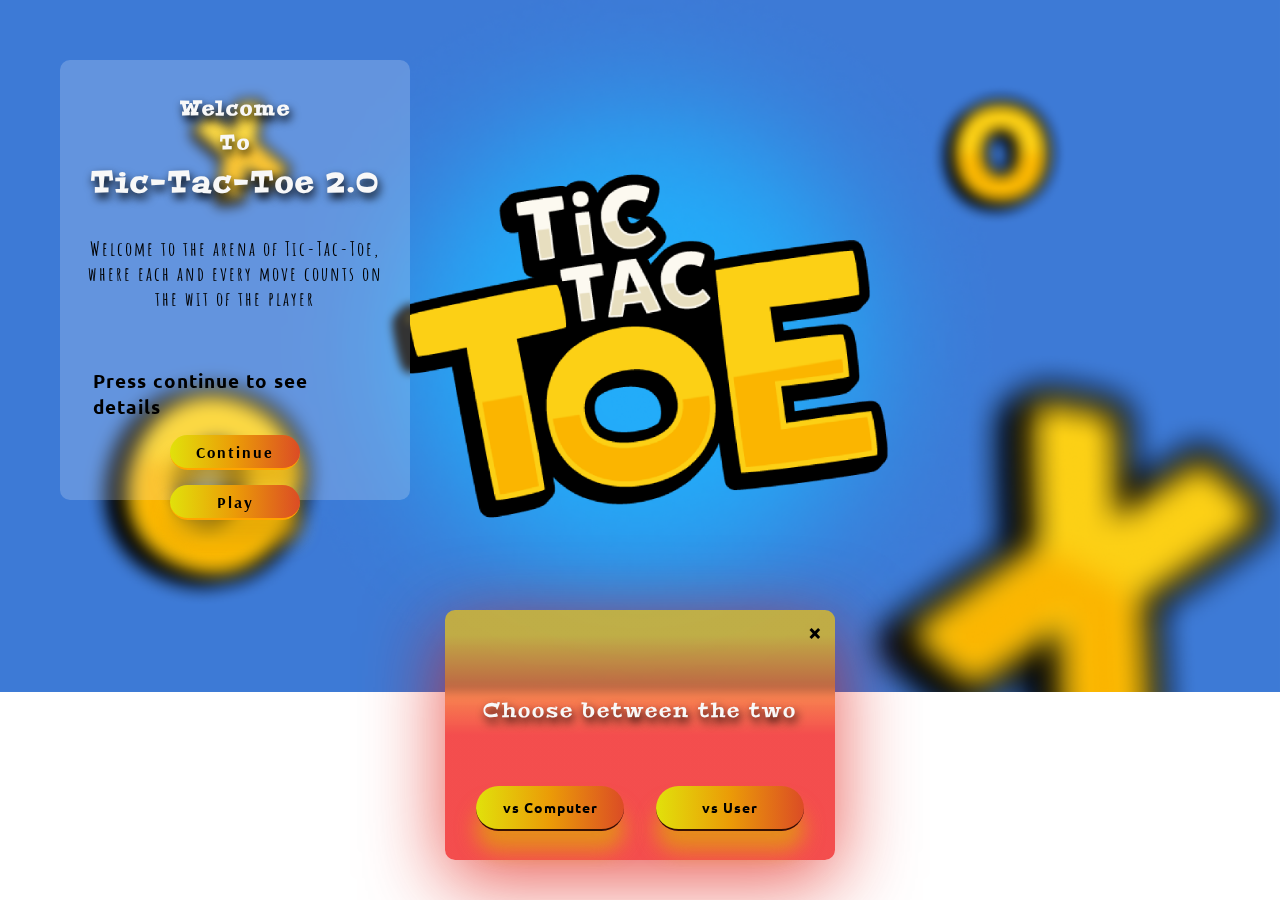
<file: index.html>
<!DOCTYPE html>
<html lang="en">
<head>
    <meta charset="UTF-8">
    <meta http-equiv="X-UA-Compatible" content="IE=edge">
    <meta name="viewport" content="width=device-width, initial-scale=1.0">
    <title>Tic-Tac-Toe</title>
    <link rel="stylesheet" href="assets/css/main.css">
    <link rel="stylesheet" href="https://cdnjs.cloudflare.com/ajax/libs/font-awesome/6.4.0/css/all.min.css" integrity="sha512-iecdLmaskl7CVkqkXNQ/ZH/XLlvWZOJyj7Yy7tcenmpD1ypASozpmT/E0iPtmFIB46ZmdtAc9eNBvH0H/ZpiBw==" crossorigin="anonymous" referrerpolicy="no-referrer" />
    <link rel="shortcut icon" href="tic-tac-toe.png" type="image/x-icon">
</head>
<body>
    <div class="container">
        <div class="inside">
            <div class="welcome">
                <div class="txt">
                    <h4>Welcome</h4><br/>
                    <h4>To</h4><br/>
                    <h3>Tic-Tac-Toe 2.0</h3>
                    <p>Welcome to the arena of Tic-Tac-Toe, where each and every move counts on the wit of the player</p>
                </div>
                <div class="continuenext">
                    <div class="nextHead">
                        <h3>Press continue to see details</h3>
                    </div>
                    <div class="cont-btn">
                        Continue
                    </div>
                    <div class="play">
                        Play
                    </div>
                </div>
            </div>
            <div class="details">
                <div class="detailHead">
                    <h3>Game Details</h3>
                    <div class="next">Next</div>
                </div>
                <div class="detailList">
                    <div class="detail detail-1">
                        <p id="about-game">This is an interactive Tic-Tac-Toe Game.</p>
                    </div>
                    <div class="detail detail-2">
                        <p id="about-game">You can play vs Computer.</p>
                    </div>
                    <div class="detail detail-3">
                        <p id="about-game">You can also enjoy vs User.</p>
                    </div>
                    <div class="continue"> Go</div>
                </div>
            </div>
        </div>
        <div class="buttons">
            <div class="ask-back">
                <div class="back">
                    &#215;
                </div>
                <div class="ask">
                    Choose between the two
                </div>
            </div>
            <div class="btns">
                <div class="btn vsComp">vs Computer</div>
                <div class="btn vsUser">vs User</div>
            </div>
        </div>
    </div>
    <script src="assets/js/main.js"></script>
</body>
</html>
</file>
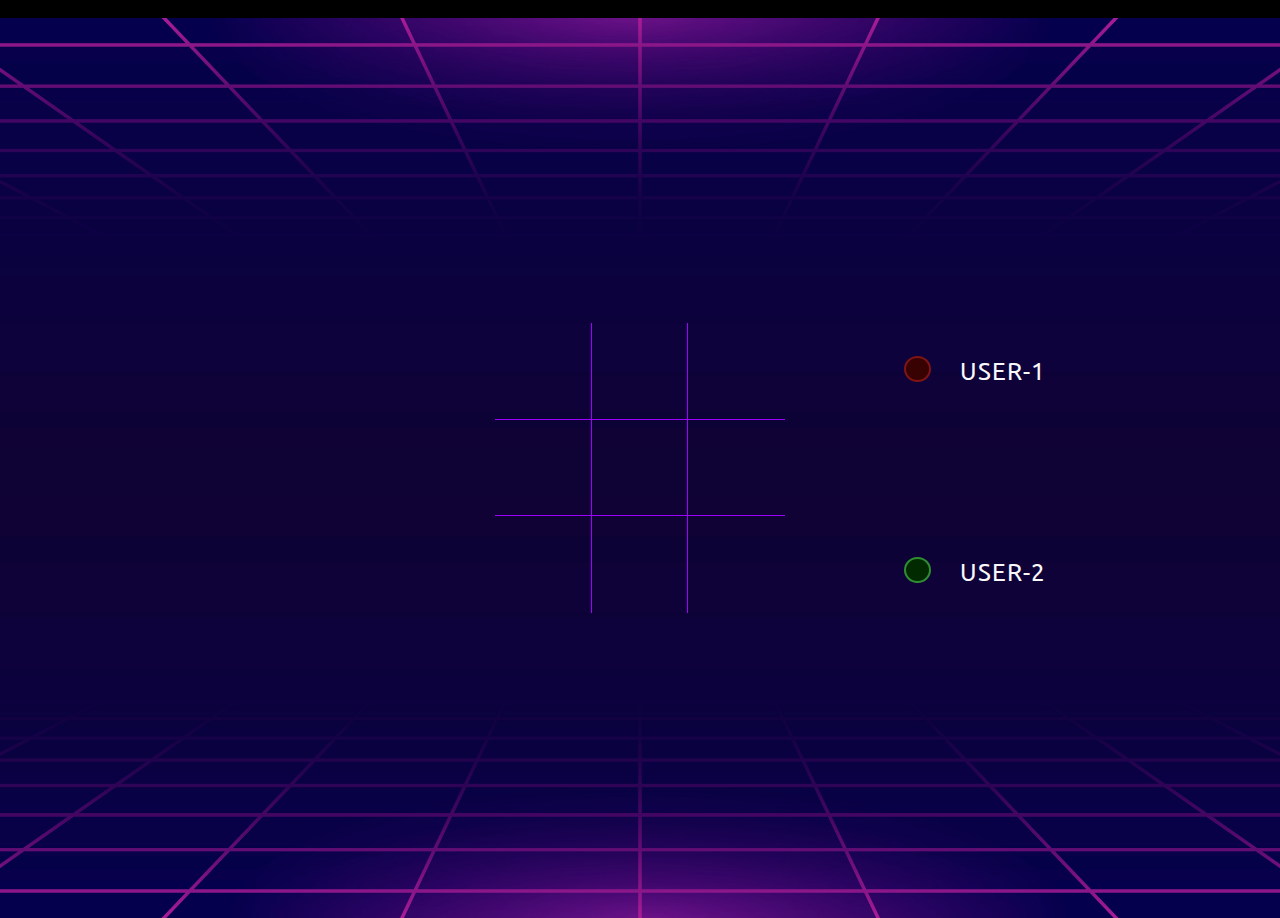
<file: game.html>
<!DOCTYPE html>
<html lang="en">
<head>
    <meta charset="UTF-8">
    <meta http-equiv="X-UA-Compatible" content="IE=edge">
    <meta name="viewport" content="width=device-width, initial-scale=1.0">
    <title>Tic-Tac-Toe</title>
    <link rel="stylesheet" href="style.css">
    <link rel="stylesheet" href="https://cdnjs.cloudflare.com/ajax/libs/font-awesome/6.4.0/css/all.min.css" integrity="sha512-iecdLmaskl7CVkqkXNQ/ZH/XLlvWZOJyj7Yy7tcenmpD1ypASozpmT/E0iPtmFIB46ZmdtAc9eNBvH0H/ZpiBw==" crossorigin="anonymous" referrerpolicy="no-referrer" />
    <link rel="shortcut icon" href="tic-tac-toe.png" type="image/x-icon">k
</head>
<body>
    <div class="body-container">
        <div class="pull-line line vertical-0"></div>
        <div class="pull-line line vertical-1"></div>
        <div class="pull-line line-hor horizontal-0"></div>
        <div class="pull-line line-hor horizontal-1"></div>
        <div class="pull-line line-slant slant-0"></div>
        <div class="pull-line line-slant slant-1"></div>
        <div class="pull-line line vertical-2"></div>
        <div class="pull-line line-hor horizontal-2"></div>
        <div class="main-container">
            <div class="row row-0">
                <div class="col col-0" id="0"><p class="crosscircle"></p></div>
                <div class="col col-1" id="1"><p class="crosscircle"></p></div>
                <div class="col col-2" id="2"><p class="crosscircle"></p></div>
            </div>
            <div class="row row-1">
                <div class="col col-0" id="3"><p class="crosscircle"></p></div>
                <div class="col col-1" id="4"><p class="crosscircle"></p></div>
                <div class="col col-2" id="5"><p class="crosscircle"></p></div>
            </div>
            <div class="row row-2">
                <div class="col col-0" id="6"><p class="crosscircle"></p></div>
                <div class="col col-1" id="7"><p class="crosscircle"></p></div>
                <div class="col col-2" id="8"><p class="crosscircle"></p></div>
            </div>
        </div>
        <div class="users">
            <div class="user user1"><div class="circle red"></div>user-1 </div>
            <div class="user user2"><div class="circle green"></div>user-2 </div>
        </div>
    </div>
    <script src="game.js"></script>
</body>
</html>
<!-- <i class="fa-solid fa-crown" style="color: #ffdd00;display: none;"></i> -->
<!-- <i class="fa-solid fa-crown" style="color: #ffdd00;display: none;"></i> -->
</file>
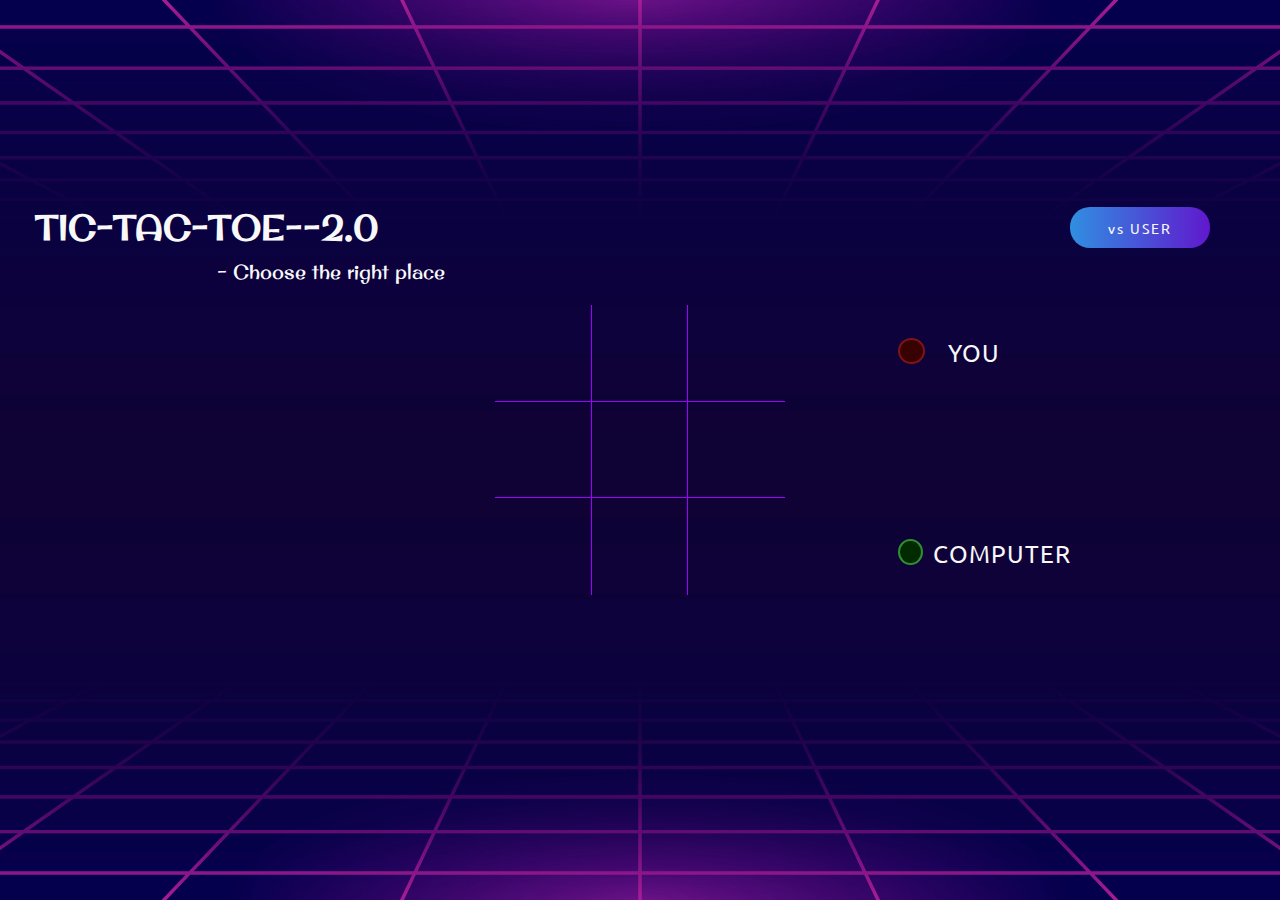
<file: gamevsComp.html>
<!DOCTYPE html>
<html lang="en">
<head>
    <meta charset="UTF-8">
    <meta http-equiv="X-UA-Compatible" content="IE=edge">
    <meta name="viewport" content="width=device-width, initial-scale=1.0">
    <title>Tic-Tac-Toe</title>
    <link rel="stylesheet" href="assets/css/style.css">
    <link rel="stylesheet" href="https://cdnjs.cloudflare.com/ajax/libs/font-awesome/6.4.0/css/all.min.css" integrity="sha512-iecdLmaskl7CVkqkXNQ/ZH/XLlvWZOJyj7Yy7tcenmpD1ypASozpmT/E0iPtmFIB46ZmdtAc9eNBvH0H/ZpiBw==" crossorigin="anonymous" referrerpolicy="no-referrer" />
    <link rel="shortcut icon" href="tic-tac-toe.png" type="image/x-icon">
</head>
<body>
    <div class="body-container">
        <div class="continuePlay">
            <div class="tagHead">
                <h3>Tic-tac-Toe--2.0</h3>
            </div>
            <div class="slogan">
                <p>- Choose the right place</p>
            </div>
            <div class="tagBody">
                <h3 class="GameOver">Game Over!!!</h3>
                <div class="results-declared">
                    <h4>Winner: <span id="setWinner"></span></h4>
                </div>
                <div class="continue-btn">
                    <p>Do you want to play a new game vs User or go back to main menu?</p>
                    <div class="btn">
                        <div class="btns cont"> Continue </div>
                        <div class="btns main-menu"> Main Menu</div>
                    </div>
                </div>
            </div>
        </div>
        <div class="hide-game"></div>
        <div class="navBtns">
          <div class="vsUser">
            vs USER
          </div>
        </div>
        <div class="reset">
          <div class="message">Are you sure you want to reset?</div>
          <div class="butt">
            <div class="set-button ok">Yes</div>
            <div class="set-button cancel">No</div>
        </div>
        </div>
        <div class="pull-line line vertical-0"></div>
        <div class="pull-line line vertical-1"></div>
        <div class="pull-line line-hor horizontal-0"></div>
        <div class="pull-line line-hor horizontal-1"></div>
        <div class="pull-line line-slant slant-0"></div>
        <div class="pull-line line-slant slant-1"></div>
        <div class="pull-line line vertical-2"></div>
        <div class="pull-line line-hor horizontal-2"></div>
        <div class="main-container">
            <div class="row row-0">
                <div class="col col-0" id="0"><p class="crosscircle"></p></div>
                <div class="col col-1" id="1"><p class="crosscircle"></p></div>
                <div class="col col-2" id="2"><p class="crosscircle"></p></div>
            </div>
            <div class="row row-1">
                <div class="col col-0" id="3"><p class="crosscircle"></p></div>
                <div class="col col-1" id="4"><p class="crosscircle"></p></div>
                <div class="col col-2" id="5"><p class="crosscircle"></p></div>
            </div>
            <div class="row row-2">
                <div class="col col-0" id="6"><p class="crosscircle"></p></div>
                <div class="col col-1" id="7"><p class="crosscircle"></p></div>
                <div class="col col-2" id="8"><p class="crosscircle"></p></div>
            </div>
        </div>
        <div class="users">
            <div class="user user1"><div class="circle red"></div>You 
                <div class="crownIcon" style="height: 100%;width:30px;">
                    <i class="fa-solid fa-crown" id="crown-1" style="color: #ffdd00;display: none;"></i>
                </div>
            </div>
            <div class="user user2" style="margin-left: 23px;"><div class="circle green" style="margin-right: 10px;"></div>Computer
                <div class="crownIcon" style="height: 100%;width:30px;">
                    <i class="fa-solid fa-crown" id="crown-2" style="color: #ffdd00;display: none;"></i>
                </div>
            </div>
        </div>
    </div>
    <script src="assets/js/vsComputer.js"></script>
</body>
</html>
</file>
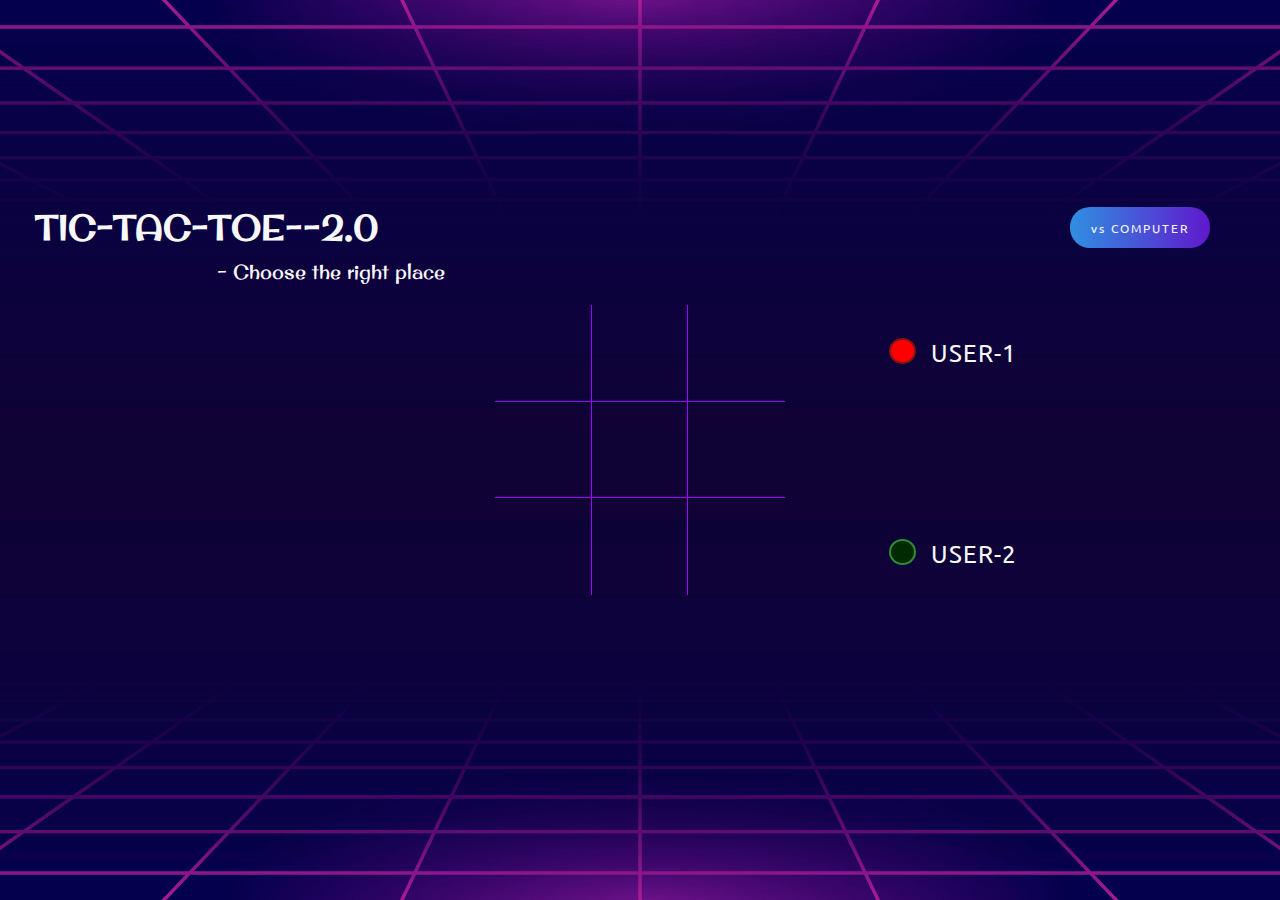
<file: gamevsUser.html>
<!DOCTYPE html>
<html lang="en">
<head>
    <meta charset="UTF-8">
    <meta http-equiv="X-UA-Compatible" content="IE=edge">
    <meta name="viewport" content="width=device-width, initial-scale=1.0">
    <title>Tic-Tac-Toe</title>
    <link rel="stylesheet" href="assets/css/style.css">
    <link rel="stylesheet" href="https://cdnjs.cloudflare.com/ajax/libs/font-awesome/6.4.0/css/all.min.css" integrity="sha512-iecdLmaskl7CVkqkXNQ/ZH/XLlvWZOJyj7Yy7tcenmpD1ypASozpmT/E0iPtmFIB46ZmdtAc9eNBvH0H/ZpiBw==" crossorigin="anonymous" referrerpolicy="no-referrer" />
    <link rel="shortcut icon" href="tic-tac-toe.png" type="image/x-icon">
</head>
<body>
    <div class="body-container">
        <div class="continuePlay">
            <div class="tagHead">
                <h3>Tic-tac-Toe--2.0</h3>
            </div>
            <div class="slogan">
                <p>- Choose the right place</p>
            </div>
            <div class="tagBody">
                <h3 class="GameOver">Game Over!!!</h3>
                <div class="results-declared">
                    <h4>Winner: <span id="setWinner"></span></h4>
                </div>
                <div class="continue-btn">
                    <p>Do you want to play a new game vs User or go back to main menu?</p>
                    <div class="btn">
                        <div class="btns cont"> Continue </div>
                        <div class="btns main-menu"> Main Menu</div>
                    </div>
                </div>
            </div>
        </div>
        <div class="hide-game"></div>
        <div class="navBtns">
            <div class="vsComputer">
                vs COMPUTER
            </div>
        </div>
        <div class="reset">
            <div class="message">Are you sure you want to reset?</div>
            <div class="butt">
                <div class="set-button ok">Yes</div>
                <div class="set-button cancel">No</div>
            </div>
        </div>
        <div class="pull-line line vertical-0"></div>
        <div class="pull-line line vertical-1"></div>
        <div class="pull-line line-hor horizontal-0"></div>
        <div class="pull-line line-hor horizontal-1"></div>
        <div class="pull-line line-slant slant-0"></div>
        <div class="pull-line line-slant slant-1"></div>
        <div class="pull-line line vertical-2"></div>
        <div class="pull-line line-hor horizontal-2"></div>
        <div class="main-container">
            <div class="row row-0">
                <div class="col col-0" id="0"><p class="crosscircle"></p></div>
                <div class="col col-1" id="1"><p class="crosscircle"></p></div>
                <div class="col col-2" id="2"><p class="crosscircle"></p></div>
            </div>
            <div class="row row-1">
                <div class="col col-0" id="3"><p class="crosscircle"></p></div>
                <div class="col col-1" id="4"><p class="crosscircle"></p></div>
                <div class="col col-2" id="5"><p class="crosscircle"></p></div>
            </div>
            <div class="row row-2">
                <div class="col col-0" id="6"><p class="crosscircle"></p></div>
                <div class="col col-1" id="7"><p class="crosscircle"></p></div>
                <div class="col col-2" id="8"><p class="crosscircle"></p></div>
            </div>
        </div>
        <div class="users">
            <div class="user user1"><div class="circle red"></div>user-1 
                <div class="crownIcon" style="height: 100%;width:30px;">
                    <i class="fa-solid fa-crown" id="crown-1" style="color: #ffdd00;display: none;"></i>
                </div>
            </div>
            <div class="user user2"><div class="circle green"></div>user-2 
                <div class="crownIcon" style="height: 100%;width:30px;">
                    <i class="fa-solid fa-crown" id="crown-2" style="color: #ffdd00;display: none;"></i>
                </div>
            </div>
        </div>
    </div>
    <script src="assets/js/game.js"></script>
</body>
</html>
</file>
<file: assets/css/main.css>
@import url('https://fonts.googleapis.com/css2?family=Ubuntu:wght@300&display=swap');
@import url('https://fonts.googleapis.com/css2?family=Amatic+SC&display=swap');
@import url('https://fonts.googleapis.com/css2?family=Arsenal&display=swap');
@import url('https://fonts.googleapis.com/css2?family=Peralta&display=swap');
@import url('https://fonts.googleapis.com/css2?family=Peralta&display=swap');

*{
    margin: 0;
    padding: 0;
    box-sizing: border-box;
}

html{
    scroll-behavior: smooth;
}

body{
    background-image: url("../Images/7e6df39f-585d-4a9e-9bf3-4ef4c00f816b-cover.png");
    background-size: cover;
    background-repeat: no-repeat;
    padding: 60px;
    overflow: hidden;
}

.container{
    justify-content: center;
    display: flex;
    flex-direction: column;
    align-items: center;
    height: 100%;
    width: 100%;
}

.inside{
    width: 100%;
    justify-content: space-between;
    display: flex;
    align-items: center;
}

.welcome{
    height: 440px;
    width: 350px;
    background: rgba(255,255,255,0.2);
    border-radius: 10px;
    backdrop-filter: blur(4px);
    position: relative;
    transition: 0.9s;
    left: -410px;
    display: flex;
    flex-direction: column;
    justify-content: space-evenly;
}

.details{
    height: 400px;
    width: 550px;
    background: rgba(255,255,255,0.2);
    border-radius: 10px;
    backdrop-filter: blur(4px);
    position: relative;
    transition: 0.9s;
    right: -610px;
}

.buttons{
    height: 250px;
    width: 390px;
    background: linear-gradient(to bottom,rgba(252, 194, 4, 0.689) 10%,rgba(239, 5, 5, 0.708) 50%);
    margin: 0px auto;
    margin: 0px auto;
    margin-top: -240px;
    display: flex;
    flex-direction: column;
    align-items: center;
    justify-content: space-evenly;
    position: relative;;
    transition: 0.6s;
    bottom: -350px;
    z-index: 200;
    padding-bottom: 10px;
    border-radius: 10px;
    box-shadow: 0px 20px 80px 0px rgba(223, 19, 8, 0.703);
    backdrop-filter: blur(5px);
}

.btns{
    display: flex;
    align-items: center;
    width: 100%;
    height: 50px;
    justify-content: space-evenly;
}

.btn{
    height: 45px;
    width: 38%;
    background: linear-gradient(to right,rgb(225, 225, 11),rgb(235, 155, 7),rgb(219, 76, 37));
    border-radius: 25px;
    box-shadow: 0px 20px 20px 0px rgba(223, 166, 8, 0.703);
    border-bottom: 2px solid rgb(55, 17, 2);
    display: flex;
    justify-content: center;
    align-items: center;
    font-family: 'Ubuntu',sans-serif;
    font-size: 14px;
    letter-spacing: 1px;
    font-weight: 700;
    transition: 0.6s;
    cursor: pointer;
}

.btn:hover{
    background: rgba(255, 0, 204, 0.699);
    border: 1px solid rgba(235, 47, 47, 0.847);
    border-bottom: 2px solid rgb(131, 5, 49);
}

.welcome .txt{
    height: 60%;
    width: 85%;
    background: transparent;
    text-align: center;
    padding-top: 20px;
    margin: 0px auto;
}

.welcome .txt h3{
    margin-bottom: 35px;
    font-size: 30px;
    color: #f8f8f8;
    font-family: 'Peralta', cursive;
    letter-spacing: 2px;
    text-shadow: 2px 5px 10px black;
}

.welcome .txt h4{
    margin-bottom: -10px;
    font-size: 20px;
    color: #f8f8f8;
    font-family: 'Peralta', cursive;
    letter-spacing: 2px;
    text-shadow: 2px 5px 10px black;
}

.welcome .txt p{
    font-size: 20px;
    font-weight: 700;
    font-family: 'Amatic SC', cursive;
    letter-spacing: 2px;
}

.welcome .continuenext{
    height: 30%;
    width: 90%;
    background: transparent;
    margin: 0px auto;
    padding: 15px;
}

.welcome .continuenext .nextHead h3{
    animation: color-change 1s infinite;
    font-family: 'Ubuntu',sans-serif;
    letter-spacing: 1px;
}

@keyframes color-change {
    0% {color: yellow;}
    20% {color: red;}
    50% {color: yellow;}
    70% {color: red;}
    100% {color: yellow;}
}

.welcome .continuenext .cont-btn{
    height: 35px;
    width: 130px;
    background: linear-gradient(to right,rgb(225, 225, 11),rgb(235, 155, 7),rgb(219, 76, 37));
    margin: 0px auto;
    margin-top: 15px;
    border-radius: 20px;
    display: flex;
    align-items: center;
    justify-content: center;
    font-family: 'Arsenal', sans-serif;
    font-weight: 600;
    letter-spacing: 2px;
    cursor: pointer;
    box-shadow: 0px 20px 20px 0px rgba(223, 166, 8, 0.703);
    border-bottom: 2px solid orange;
    transition: 0.6s;
}

.welcome .continuenext .play{
    height: 35px;
    width: 130px;
    background: linear-gradient(to right,rgb(225, 225, 11),rgb(235, 155, 7),rgb(219, 76, 37));
    margin: 0px auto;
    margin-top: 15px;
    border-radius: 20px;
    display: flex;
    align-items: center;
    justify-content: center;
    font-family: 'Arsenal', sans-serif;
    font-weight: 600;
    letter-spacing: 2px;
    cursor: pointer;
    box-shadow: 0px 20px 20px 0px rgba(223, 166, 8, 0.703);
    border-bottom: 2px solid orange;
    transition: 0.6s;
}

.welcome .continuenext .cont-btn:hover{
    background: rgba(255, 0, 204, 0.699);
    border: 1px solid rgba(235, 47, 47, 0.847);
}

.welcome .continuenext .play:hover{
    background: rgba(255, 0, 204, 0.699);
    border: 1px solid rgba(235, 47, 47, 0.847);
}

.details .detailHead{
    height: 50px;
    width: 90%;
    display: flex;
    align-items: center;
    /* background-color: aqua; */
    margin: 0px auto;
    padding-left: 10px;
    padding-top: 10px;
    justify-content: space-between;
    margin-bottom: 50px;
}

.details .detailHead h3{
    font-size: 30px;
    font-family: 'Peralta',cursive;
    color: #f8f8f8;
    letter-spacing: 2px;
    text-shadow: 2px 5px 10px black;
    user-select: none;
}

.detailHead .next{
    height: 30px;
    width: 50px;
    background: linear-gradient(to right,rgb(59, 143, 239),rgb(77, 49, 237));
    display: flex;
    align-items: center;
    justify-content: center;
    border-radius: 5px;
    border-bottom: 2px solid rgb(78, 78, 234);
    cursor: pointer;
    user-select: none;
    color: aliceblue;
}

.detailList{
    height: 300px;
    width: 100%;
    justify-content: space-evenly;
}

.details .detail{
    height: 60px;
    width: 95%;
    margin: 0px auto;
    margin-top: 5px;
    display: flex;
    align-items: center;
    padding-left: 30px;
    border: 1px solid rgb(49, 126, 242);
    border-radius: 5px;
    position: relative;;
    right: -600px;
    transition: 0.6s;
    background: rgba(255,255,255,0.5);
    backdrop-filter: blur(10px);
}

.detail p{
    font-size: 20px;
    font-family: 'Ubuntu',sans-serif;
    color: black;
    font-weight: 600;
    letter-spacing: 2px;
    text-shadow: 2px 5px 10px black;
    user-select: none;
}

.details .continue{
    height: 35px;
    width: 70px;
    background: linear-gradient(to right, rgb(236, 242, 120),rgb(138, 244, 138));
    margin: 0px auto;
    margin-top: 40px;
    border-radius: 20px;
    cursor: pointer;
    box-shadow: 0px 20px 60px 0px rgba(107, 215, 12, 0.903);
    border-bottom: 2px solid rgb(2, 48, 2);
    display: flex;
    align-items: center;
    justify-content: center;
    font-family: 'Ubuntu',sans-serif;
    position: relative;
    right: -370px;
    transition: 0.6s;
}

.ask-back{
    height: 130px;
    width: 90%;
    /* background-color: aqua; */
    margin-top: 10px;
    display: flex;
    flex-direction: column;
}

.ask-back .back{
    height: 20px;
    width: 20px;
    /* background-color: aquamarine; */
    font-family: 'Ubuntu',sans-serif;
    display: flex;
    justify-content: center;
    align-items: center;
    margin-left: 97%;
    margin-bottom: 55px;
    margin-top: -15px;
    cursor: pointer;
    font-weight: 800;
    font-size: 24px;
}

.ask-back .ask{
    font-size: 20px;
    text-align: center;
    margin: 0px auto;
    font-family: 'Peralta',cursive;
    color: #f8f8f8;
    letter-spacing: 2px;
    text-shadow: 2px 5px 10px black;
    user-select: none;
}
</file>
<file: style.css>
@import url('https://fonts.googleapis.com/css2?family=Caveat&display=swap');
/* @import url('https://fonts.googleapis.com/css2?family=Permanent+Marker&display=swap'); */
@import url('https://fonts.googleapis.com/css2?family=Aclonica&display=swap');
@import url('https://fonts.googleapis.com/css2?family=Original+Surfer&display=swap');
@import url('https://fonts.googleapis.com/css2?family=Peralta&display=swap');
@import url('https://fonts.googleapis.com/css2?family=Freckle+Face&display=swap');
@import url('https://fonts.googleapis.com/css2?family=Stick&display=swap');
@import url('https://fonts.googleapis.com/css2?family=Ubuntu:wght@300&display=swap');

*{
    margin: 0;
    padding: 0;
    box-sizing: border-box;
}

body{
    background-color: black;
}

.body-container{
    height: 560px;
    width: 100%;
    min-height: 100vh;
    background-image: url("91657.jpg");
    background-size: cover;
    background-position: center;
    display: flex;
    justify-content: center;
    align-items: center;
}

.main-container{
    height: 290px;
    width: 290px;
    /* border: 1px solid black; */
    display: flex;
    justify-content: space-evenly;
    flex-direction: column;
    position: absolute;
}

.main-container .row{
    height: 33.34%;
    width: 100%;
    background: rgba(255, 255, 255, 0);
    /* background-color: green; */
    border-bottom: 0.5px solid #9D00FF;
    display: flex;
}

.main-container .row-2{
    border-bottom: none;
}

.main-container .row .col{
    height: 100%;
    width: 33.34%;
    border-right: 0.5px solid #9D00FF;
    display: flex;
    align-items: center;
    justify-content: center;
    cursor: pointer;
}

.main-container .row .col-2{
    border-right: none;
}

.main-container .row .col p{
    color: azure;
    font-size: 54px;
    /* font-family: 'Caveat', cursive; */
    font-family: 'Permanent Marker', cursive;
    /* display: none; */
}

.body-container .pull-line{
    display: none;
}

.body-container .line{
    height: 310px;
    width: 1px;
    background-color: red;
    z-index: 99;
    position: absolute;
}

.body-container .line-hor{
    rotate: 90deg;
    height: 310px;
    width: 1px;
    background-color: red;
    z-index: 99;
    position: absolute;
}

.body-container .vertical-0{
    margin-right: 190px;
}

.body-container .vertical-1{
    width: 0.5px;
}

.body-container .vertical-2{
    margin-left: 190px;
}

.body-container .horizontal-0{
    width: 0.5px;
    margin-bottom: 190px;
}

.body-container .horizontal-1{
    width: 0.5px;
}

.body-container .horizontal-2{
    width: 0.5px;
    margin-top: 190px;
}

.body-container .line-slant{
    height: 400px;
    width: 1px;
    background-color: red;
    z-index: 99;
    position: absolute;
}

.body-container .slant-0{
    width: 0.5px;
    rotate: 45deg;
}

.body-container .slant-1{
    width: 0.5px;
    rotate: 135deg;
}

.body-container .users{
    margin-left: 670px;
    height: 75px;
    width: 200px;
    text-align: center;
    display: flex;
    flex-direction: column;
    justify-content: space-between;
    /* background-color: aquamarine; */
    font-size: 24px;
    color: #f8f8f8;
    font-family: 'Ubuntu',sans-serif;
    letter-spacing: 1px;
    text-transform: uppercase;
    margin-top: -150px;
}

.body-container .users .user{
    height: 35%;
    width: 100%;
    /* background-color: aqua; */
    display: flex;
    justify-content: space-evenly;
    user-select: none;
}

.user2{
    margin-top: 175px;
}

.body-container .users .circle{
    height: 100%;
    width: 27px;
    border-radius: 50%;
}

.red{
    background: rgb(57, 2, 2);
    border: 2px solid rgb(127, 20, 20);
}
.green{
    background: rgb(1, 42, 1);
    border: 2px solid rgb(47, 142, 47);
}

.continuePlay{
    background: transparent;
    color: #f8f8f8;
    height: 400px;
    width: 450px;
    position: absolute;
    /* color: #62FF00; */
    margin-right: 800px;
    padding-left: 20px;
    padding-right: 20px;
    margin-top: -90px;
    user-select: none;
}

.continuePlay .tagBody{
    display: none;
}

.continuePlay .GameOver{
    font-size: 28px;
    animation: color-change 1s infinite;
    font-family: 'Peralta', cursive;
    text-align: center;
    margin-bottom: 40px;
}

@keyframes color-change {
    0% {color: yellow;}
    20% {color: red;}
    50% {color: yellow;}
    70% {color: red;}
    100% {color: yellow;}
}

.continuePlay .tagHead h3{
    font-size: 35px;
    font-family: 'Original Surfer', cursive;
    text-transform: uppercase;
    margin-bottom: 10px;
}

.continuePlay .slogan p{
    text-align: end;
    font-size: 20px;
    font-family: 'Original Surfer', cursive;
    margin-bottom: 40px;
}

.continuePlay .results-declared h4{
    font-size: 25px;
    font-family: 'Roboto', cursive;
    margin-bottom: 50px;
}

.continuePlay .continue-btn p{
    font-size: 20px;
    font-family: 'Stick',sans-serif;
}

.continuePlay .continue-btn .btn{
    margin-top: 10px;
    display: flex;
    align-items: center;
    justify-content: space-evenly;
    height: 45px;
    width: 400px;
    /* background: #9D00FF; */
}

.btn .cont{
    height: 40px;
    width: 30%;
    background: linear-gradient(to right, rgb(48, 143, 225),rgb(96, 24, 205));
    display: flex;
    align-items: center;
    justify-content: center;
    border-radius: 20px;
    font-size: 18px;
    transition: 0.6s;
    cursor: pointer;
    color: #f8f8f8;
    font-family: 'Roboto',sans-serif;
}

.btn .main-menu{
    height: 40px;
    width: 30%;
    background: linear-gradient(to right, rgb(48, 143, 225),rgb(96, 24, 205));
    display: flex;
    align-items: center;
    justify-content: center;
    border-radius: 20px;
    font-size: 17px;
    transition: 0.6s;
    cursor: pointer;
    color: #f8f8f8;
    font-family: 'Roboto',sans-serif;
}

.btns:hover{
    color: #f8f8f8;
    background: transparent;
    border-top: 1px dashed white;
    border-bottom: 1px solid white;
    border-right: 1px solid white;
}

.body-container .hide-game{
    height: 300px;
    width: 300px;
    background: transparent;
    display: none;
    position: absolute;
    z-index: 200;
}

.navBtns{
    position: absolute;
    height: 45px;
    width: 200px;
    /* background-color: aqua; */
    margin-bottom: 445px;
    margin-left: 1000px;
    display: flex;
    align-items: center;
    justify-content: center;
}

.navBtns .vsUser{
    height: 90%;
    width: 70%;
    background: linear-gradient(to right, rgb(48, 143, 225),rgb(96, 24, 205));
    border-radius: 20px;
    display: flex;
    align-items: center;
    justify-content: center;
    font-family: 'Ubuntu',sans-serif;
    font-weight: 400;
    color: #f8f8f8;
    letter-spacing: 2px;
    font-size: 14px;
    cursor: pointer;
    transition: 0.6s;
}

.navBtns .vsUser:hover{
    box-shadow: 0px 20px 80px 0px rgba(11, 131, 230, 0.9);
    background: transparent;
    border: 0.1px solid rgba(11, 131, 230, 0.9);
}

.navBtns .vsComputer{
    height: 90%;
    width: 70%;
    background: linear-gradient(to right, rgb(48, 143, 225),rgb(96, 24, 205));
    border-radius: 20px;
    display: flex;
    align-items: center;
    justify-content: center;
    font-family: 'Ubuntu',sans-serif;
    font-weight: 400;
    color: #f8f8f8;
    letter-spacing: 2px;
    font-size: 12px;
    cursor: pointer;
    transition: 0.6s;
}

.navBtns .vsComputer:hover{
    box-shadow: 0px 20px 80px 0px rgba(11, 131, 230, 0.9);
    background: transparent;
    border: 0.1px solid rgba(11, 131, 230, 0.9);
}

.reset{
    position: absolute;
    height: 230px;
    width: 330px;
    background: rgba(11, 18, 214, 0.5);
    color: #f8f8f8;
    backdrop-filter: blur(3px);
    z-index: 300;
    border-radius: 5px;
    top: -230px;
    display: flex;
    flex-direction: column;
    align-items: center;
    justify-content: space-evenly;
    transition: 0.6s ease;
}

.reset .message{
    height: 60%;
    width: 90%;
    display: flex;
    align-items: center;
    justify-content: center;
    letter-spacing: 2px;
    font-family: 'Ubuntu',sans-serif;
    margin-top: 30px;
}

.reset .butt{
    height: 30%;
    width: 90%;
    display: flex;
    align-items: center;
    justify-content: space-evenly;
    /* background: #9D00FF; */
    margin-bottom: 20px;
}

.reset .butt .set-button{
    width: 30%;
    height: 50%;
    background: rgba(226, 44, 44, 0.651);
    border-radius: 20px;
    display: flex;
    align-items: center;
    justify-content: center;
    font-family: 'Ubuntu',sans-serif;
    cursor: pointer;
    user-select: none;
}
</file>
<file: assets/css/style.css>
@import url('https://fonts.googleapis.com/css2?family=Caveat&display=swap');
/* @import url('https://fonts.googleapis.com/css2?family=Permanent+Marker&display=swap'); */
@import url('https://fonts.googleapis.com/css2?family=Aclonica&display=swap');
@import url('https://fonts.googleapis.com/css2?family=Original+Surfer&display=swap');
@import url('https://fonts.googleapis.com/css2?family=Peralta&display=swap');
@import url('https://fonts.googleapis.com/css2?family=Freckle+Face&display=swap');
@import url('https://fonts.googleapis.com/css2?family=Stick&display=swap');
@import url('https://fonts.googleapis.com/css2?family=Ubuntu:wght@300&display=swap');

*{
    margin: 0;
    padding: 0;
    box-sizing: border-box;
}

body{
    background-color: black;
}

.body-container{
    height: 560px;
    width: 100%;
    min-height: 100vh;
    background-image: url("../Images/91657.jpg");
    background-size: cover;
    background-position: center;
    display: flex;
    justify-content: center;
    align-items: center;
}

.main-container{
    height: 290px;
    width: 290px;
    /* border: 1px solid black; */
    display: flex;
    justify-content: space-evenly;
    flex-direction: column;
    position: absolute;
}

.main-container .row{
    height: 33.34%;
    width: 100%;
    background: rgba(255, 255, 255, 0);
    /* background-color: green; */
    border-bottom: 0.5px solid #9D00FF;
    display: flex;
}

.main-container .row-2{
    border-bottom: none;
}

.main-container .row .col{
    height: 100%;
    width: 33.34%;
    border-right: 0.5px solid #9D00FF;
    display: flex;
    align-items: center;
    justify-content: center;
    cursor: pointer;
}

.main-container .row .col-2{
    border-right: none;
}

.main-container .row .col p{
    color: azure;
    font-size: 54px;
    /* font-family: 'Caveat', cursive; */
    font-family: 'Permanent Marker', cursive;
    /* display: none; */
}

.body-container .pull-line{
    display: none;
}

.body-container .line{
    height: 310px;
    width: 1px;
    background-color: red;
    z-index: 99;
    position: absolute;
}

.body-container .line-hor{
    rotate: 90deg;
    height: 310px;
    width: 1px;
    background-color: red;
    z-index: 99;
    position: absolute;
}

.body-container .vertical-0{
    margin-right: 190px;
}

.body-container .vertical-1{
    width: 0.5px;
}

.body-container .vertical-2{
    margin-left: 190px;
}

.body-container .horizontal-0{
    width: 0.5px;
    margin-bottom: 190px;
}

.body-container .horizontal-1{
    width: 0.5px;
}

.body-container .horizontal-2{
    width: 0.5px;
    margin-top: 190px;
}

.body-container .line-slant{
    height: 400px;
    width: 1px;
    background-color: red;
    z-index: 99;
    position: absolute;
}

.body-container .slant-0{
    width: 0.5px;
    rotate: 45deg;
}

.body-container .slant-1{
    width: 0.5px;
    rotate: 135deg;
}

.body-container .users{
    margin-left: 670px;
    height: 75px;
    width: 200px;
    text-align: center;
    display: flex;
    flex-direction: column;
    justify-content: space-between;
    /* background-color: aquamarine; */
    font-size: 24px;
    color: #f8f8f8;
    font-family: 'Ubuntu',sans-serif;
    letter-spacing: 1px;
    text-transform: uppercase;
    margin-top: -150px;
}

.body-container .users .user{
    height: 35%;
    width: 100%;
    /* background-color: aqua; */
    display: flex;
    justify-content: space-evenly;
    user-select: none;
}

.user2{
    margin-top: 175px;
}

.body-container .users .circle{
    height: 100%;
    width: 27px;
    border-radius: 50%;
}

.red{
    background: rgb(57, 2, 2);
    border: 2px solid rgb(127, 20, 20);
}
.green{
    background: rgb(1, 42, 1);
    border: 2px solid rgb(47, 142, 47);
}

.continuePlay{
    background: transparent;
    color: #f8f8f8;
    height: 400px;
    width: 450px;
    position: absolute;
    /* color: #62FF00; */
    margin-right: 800px;
    padding-left: 20px;
    padding-right: 20px;
    margin-top: -90px;
    user-select: none;
}

.continuePlay .tagBody{
    display: none;
}

.continuePlay .GameOver{
    font-size: 28px;
    animation: color-change 1s infinite;
    font-family: 'Peralta', cursive;
    text-align: center;
    margin-bottom: 40px;
}

@keyframes color-change {
    0% {color: yellow;}
    20% {color: red;}
    50% {color: yellow;}
    70% {color: red;}
    100% {color: yellow;}
}

.continuePlay .tagHead h3{
    font-size: 35px;
    font-family: 'Original Surfer', cursive;
    text-transform: uppercase;
    margin-bottom: 10px;
}

.continuePlay .slogan p{
    text-align: end;
    font-size: 20px;
    font-family: 'Original Surfer', cursive;
    margin-bottom: 40px;
}

.continuePlay .results-declared h4{
    font-size: 25px;
    font-family: 'Roboto', cursive;
    margin-bottom: 50px;
}

.continuePlay .continue-btn p{
    font-size: 20px;
    font-family: 'Stick',sans-serif;
}

.continuePlay .continue-btn .btn{
    margin-top: 10px;
    display: flex;
    align-items: center;
    justify-content: space-evenly;
    height: 45px;
    width: 400px;
    /* background: #9D00FF; */
}

.btn .cont{
    height: 40px;
    width: 30%;
    background: linear-gradient(to right, rgb(48, 143, 225),rgb(96, 24, 205));
    display: flex;
    align-items: center;
    justify-content: center;
    border-radius: 20px;
    font-size: 18px;
    transition: 0.6s;
    cursor: pointer;
    color: #f8f8f8;
    font-family: 'Roboto',sans-serif;
}

.btn .main-menu{
    height: 40px;
    width: 30%;
    background: linear-gradient(to right, rgb(48, 143, 225),rgb(96, 24, 205));
    display: flex;
    align-items: center;
    justify-content: center;
    border-radius: 20px;
    font-size: 17px;
    transition: 0.6s;
    cursor: pointer;
    color: #f8f8f8;
    font-family: 'Roboto',sans-serif;
}

.btns:hover{
    color: #f8f8f8;
    background: transparent;
    border-top: 1px dashed white;
    border-bottom: 1px solid white;
    border-right: 1px solid white;
}

.body-container .hide-game{
    height: 300px;
    width: 300px;
    background: transparent;
    display: none;
    position: absolute;
    z-index: 200;
}

.navBtns{
    position: absolute;
    height: 45px;
    width: 200px;
    /* background-color: aqua; */
    margin-bottom: 445px;
    margin-left: 1000px;
    display: flex;
    align-items: center;
    justify-content: center;
}

.navBtns .vsUser{
    height: 90%;
    width: 70%;
    background: linear-gradient(to right, rgb(48, 143, 225),rgb(96, 24, 205));
    border-radius: 20px;
    display: flex;
    align-items: center;
    justify-content: center;
    font-family: 'Ubuntu',sans-serif;
    font-weight: 400;
    color: #f8f8f8;
    letter-spacing: 2px;
    font-size: 14px;
    cursor: pointer;
    transition: 0.6s;
}

.navBtns .vsUser:hover{
    box-shadow: 0px 20px 80px 0px rgba(11, 131, 230, 0.9);
    background: transparent;
    border: 0.1px solid rgba(11, 131, 230, 0.9);
}

.navBtns .vsComputer{
    height: 90%;
    width: 70%;
    background: linear-gradient(to right, rgb(48, 143, 225),rgb(96, 24, 205));
    border-radius: 20px;
    display: flex;
    align-items: center;
    justify-content: center;
    font-family: 'Ubuntu',sans-serif;
    font-weight: 400;
    color: #f8f8f8;
    letter-spacing: 2px;
    font-size: 12px;
    cursor: pointer;
    transition: 0.6s;
}

.navBtns .vsComputer:hover{
    box-shadow: 0px 20px 80px 0px rgba(11, 131, 230, 0.9);
    background: transparent;
    border: 0.1px solid rgba(11, 131, 230, 0.9);
}

.reset{
    position: absolute;
    height: 230px;
    width: 330px;
    background: rgba(11, 18, 214, 0.5);
    color: #f8f8f8;
    backdrop-filter: blur(3px);
    z-index: 300;
    border-radius: 5px;
    top: -230px;
    display: flex;
    flex-direction: column;
    align-items: center;
    justify-content: space-evenly;
    transition: 0.6s ease;
}

.reset .message{
    height: 60%;
    width: 90%;
    display: flex;
    align-items: center;
    justify-content: center;
    letter-spacing: 2px;
    font-family: 'Ubuntu',sans-serif;
    margin-top: 30px;
}

.reset .butt{
    height: 30%;
    width: 90%;
    display: flex;
    align-items: center;
    justify-content: space-evenly;
    /* background: #9D00FF; */
    margin-bottom: 20px;
}

.reset .butt .set-button{
    width: 30%;
    height: 50%;
    background: rgba(226, 44, 44, 0.651);
    border-radius: 20px;
    display: flex;
    align-items: center;
    justify-content: center;
    font-family: 'Ubuntu',sans-serif;
    cursor: pointer;
    user-select: none;
}
</file>
